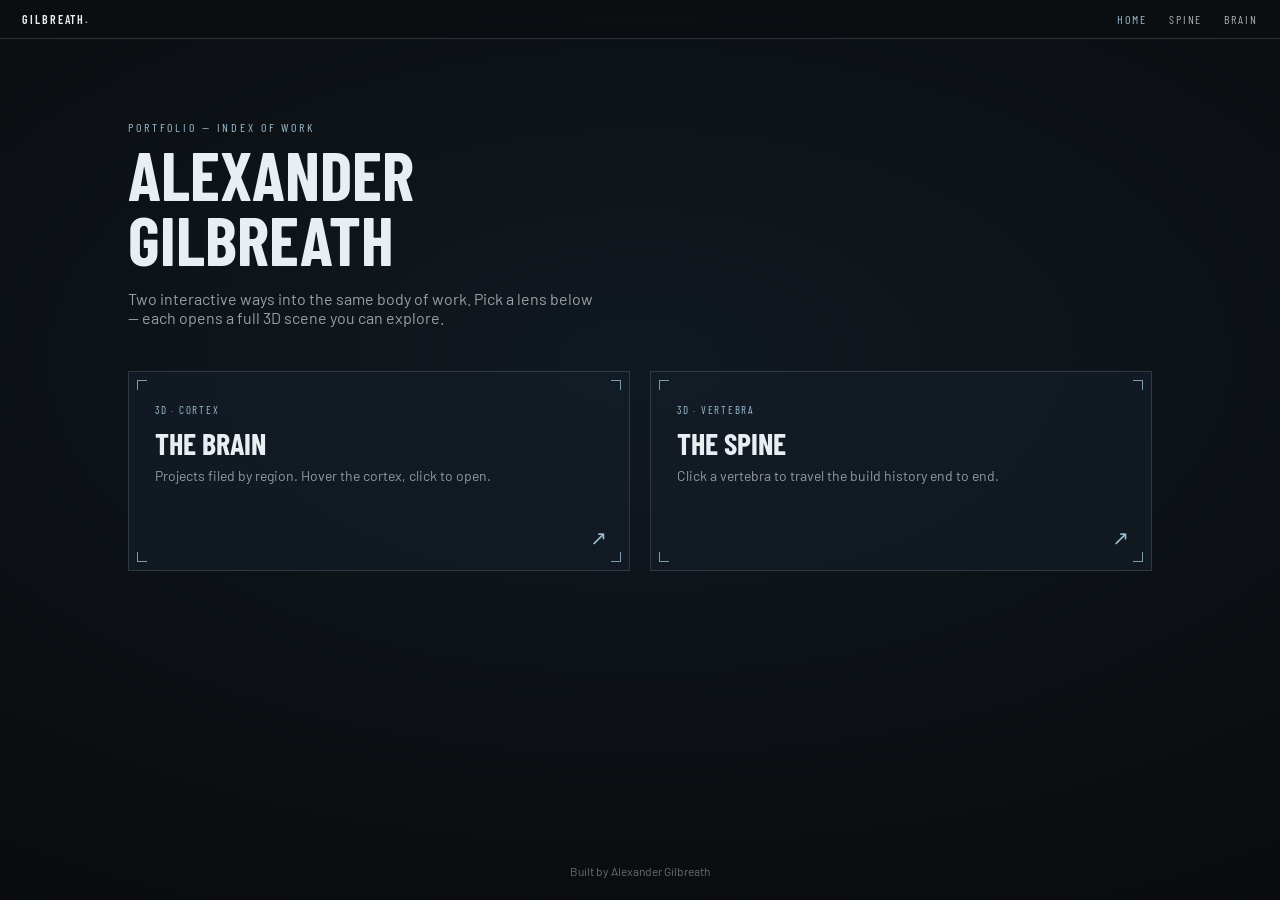
<file: index.hub-backup.html>
<!DOCTYPE html>
<html lang="en">
<head>
<meta charset="utf-8">
<meta name="viewport" content="width=device-width, initial-scale=1">
<title>Alexander Gilbreath — Portfolio</title>
<meta name="description" content="Two interactive 3D ways into Alexander Gilbreath's work — a scrolling spine of build history, and a cortex mapped by region.">
<meta property="og:title" content="Alexander Gilbreath — Portfolio">
<meta property="og:description" content="Two interactive 3D ways into the same body of work — pick a lens and explore.">
<meta property="og:type" content="website">
<link rel="icon" href="data:image/svg+xml,%3Csvg%20xmlns='http://www.w3.org/2000/svg'%20viewBox='0%200%2064%2064'%3E%3Crect%20width='64'%20height='64'%20rx='14'%20fill='%230b0e11'/%3E%3Ctext%20x='32'%20y='45'%20font-family='Georgia,serif'%20font-size='34'%20font-weight='700'%20text-anchor='middle'%20fill='%235980a6'%3EG%3C/text%3E%3C/svg%3E">
<link rel="preconnect" href="https://fonts.googleapis.com">
<link href="https://fonts.googleapis.com/css2?family=Barlow:wght@400;500;600&family=Barlow+Condensed:wght@500;600;700&display=swap" rel="stylesheet">
<link rel="stylesheet" href="theme.css">
<style>
  * { box-sizing: border-box; }
  html, body { margin: 0; height: 100%; }
  body {
    background:
      radial-gradient(120% 90% at 50% 40%, color-mix(in srgb, var(--pf-surface) 60%, var(--pf-bg)) 0%, var(--pf-bg) 62%, #07090b 100%);
    color: var(--pf-text);
    font-family: "Barlow", system-ui, sans-serif;
    min-height: 100%;
    display: flex; flex-direction: column;
  }
  .wrap { flex: 1; max-width: 1080px; margin: 0 auto; padding: 120px 28px 60px; width: 100%; }
  .kicker { font-family: "Barlow Condensed", sans-serif; letter-spacing: .24em; text-transform: uppercase;
            font-size: 12px; color: var(--pf-accent); }
  h1 { font-family: "Barlow Condensed", sans-serif; font-weight: 700; text-transform: uppercase;
       font-size: clamp(40px, 7vw, 68px); line-height: .96; margin: 8px 0 10px; }
  .lede { max-width: 52ch; color: color-mix(in srgb, var(--pf-text) 64%, transparent); font-size: 16px; }
  .grid { display: grid; grid-template-columns: repeat(auto-fit, minmax(280px, 1fr)); gap: 20px; margin-top: 44px; }
  .card {
    position: relative; display: block; text-decoration: none; color: inherit;
    padding: 26px; min-height: 200px;
    background: color-mix(in srgb, var(--pf-surface) 55%, transparent);
    border: 1px solid color-mix(in srgb, var(--pf-text) 14%, transparent);
    transition: transform .2s ease, border-color .2s ease, box-shadow .2s ease;
  }
  .card:hover { transform: translateY(-3px); border-color: var(--pf-accent);
                box-shadow: 0 0 0 1px var(--pf-accent), 0 18px 40px color-mix(in srgb, var(--pf-accent) 22%, transparent); }
  .card .tag { font-family: "Barlow Condensed", sans-serif; letter-spacing: .16em; text-transform: uppercase;
               font-size: 11px; color: var(--pf-accent); }
  .card h2 { font-family: "Barlow Condensed", sans-serif; text-transform: uppercase; font-weight: 700;
             font-size: 30px; margin: 8px 0 6px; }
  .card p { margin: 0; color: color-mix(in srgb, var(--pf-text) 60%, transparent); font-size: 14px; }
  .card .go { position: absolute; right: 22px; bottom: 20px; color: var(--pf-accent); font-size: 20px; }
  /* blueprint corners to echo the two scenes */
  .card i { position: absolute; width: 10px; height: 10px; border: 1px solid var(--pf-accent); opacity: .8; }
  .card .tl { top: 8px; left: 8px; border-right: 0; border-bottom: 0; }
  .card .tr { top: 8px; right: 8px; border-left: 0; border-bottom: 0; }
  .card .bl { bottom: 8px; left: 8px; border-right: 0; border-top: 0; }
  .card .br { bottom: 8px; right: 8px; border-left: 0; border-top: 0; }
  footer { text-align: center; padding: 22px; font-size: 12px;
           color: color-mix(in srgb, var(--pf-text) 42%, transparent); }
</style>
</head>
<body>
  <div class="pf-bar">
    <span class="pf-home">GILBREATH<b>.</b></span>
    <a href="index.html" aria-current="page">Home</a>
    <a href="spine/Spine.dc.html">Spine</a>
    <a href="brain/brain-portfolio.dc.html">Brain</a>
  </div>

  <div class="wrap">
    <div class="kicker">Portfolio — index of work</div>
    <h1>Alexander<br>Gilbreath</h1>
    <p class="lede">Two interactive ways into the same body of work. Pick a lens below —
       each opens a full 3D scene you can explore.</p>

    <div class="grid">
      <a class="card" href="brain/brain-portfolio.dc.html">
        <i class="tl"></i><i class="tr"></i><i class="bl"></i><i class="br"></i>
        <span class="tag">3D · Cortex</span>
        <h2>The Brain</h2>
        <p>Projects filed by region. Hover the cortex, click to open.</p>
        <span class="go">↗</span>
      </a>
      <a class="card" href="spine/Spine.dc.html">
        <i class="tl"></i><i class="tr"></i><i class="bl"></i><i class="br"></i>
        <span class="tag">3D · Vertebra</span>
        <h2>The Spine</h2>
        <p>Click a vertebra to travel the build history end to end.</p>
        <span class="go">↗</span>
      </a>
    </div>
  </div>

  <footer>Built by Alexander Gilbreath</footer>
</body>
</html>
</file>
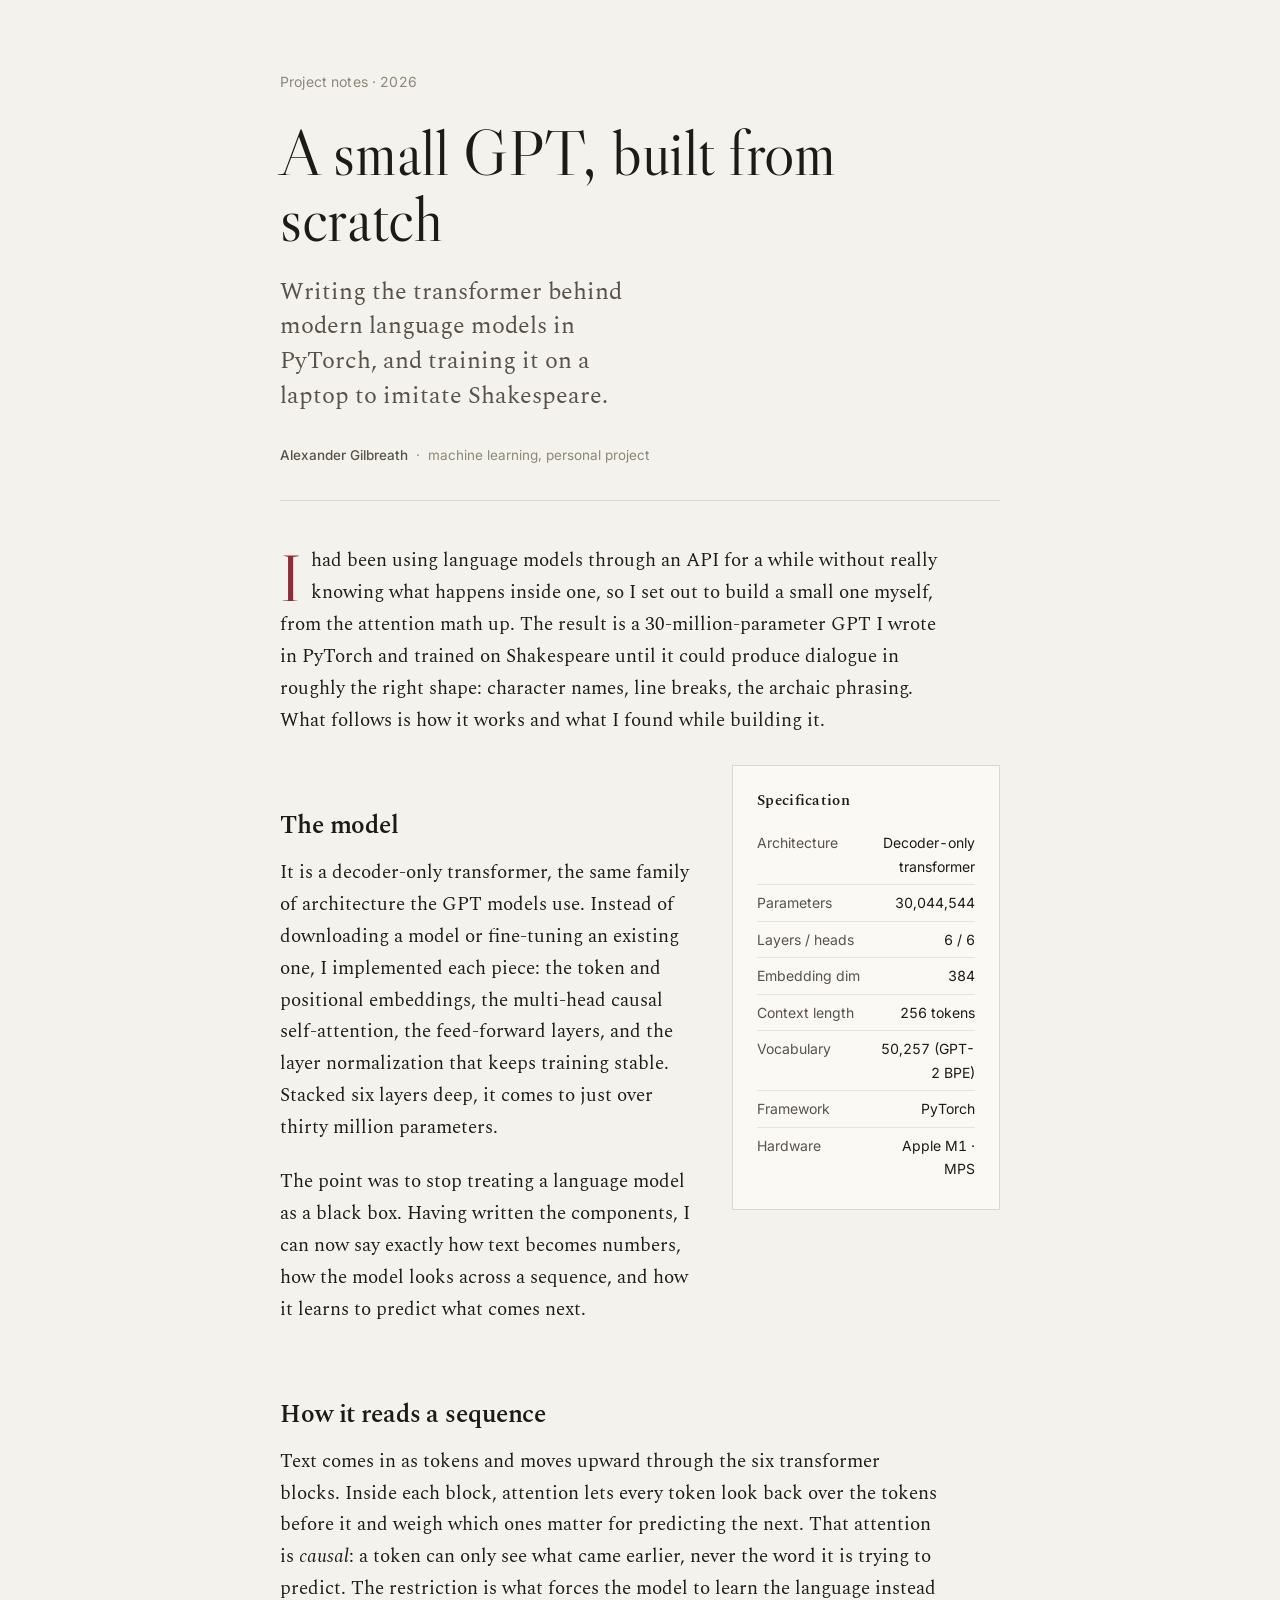
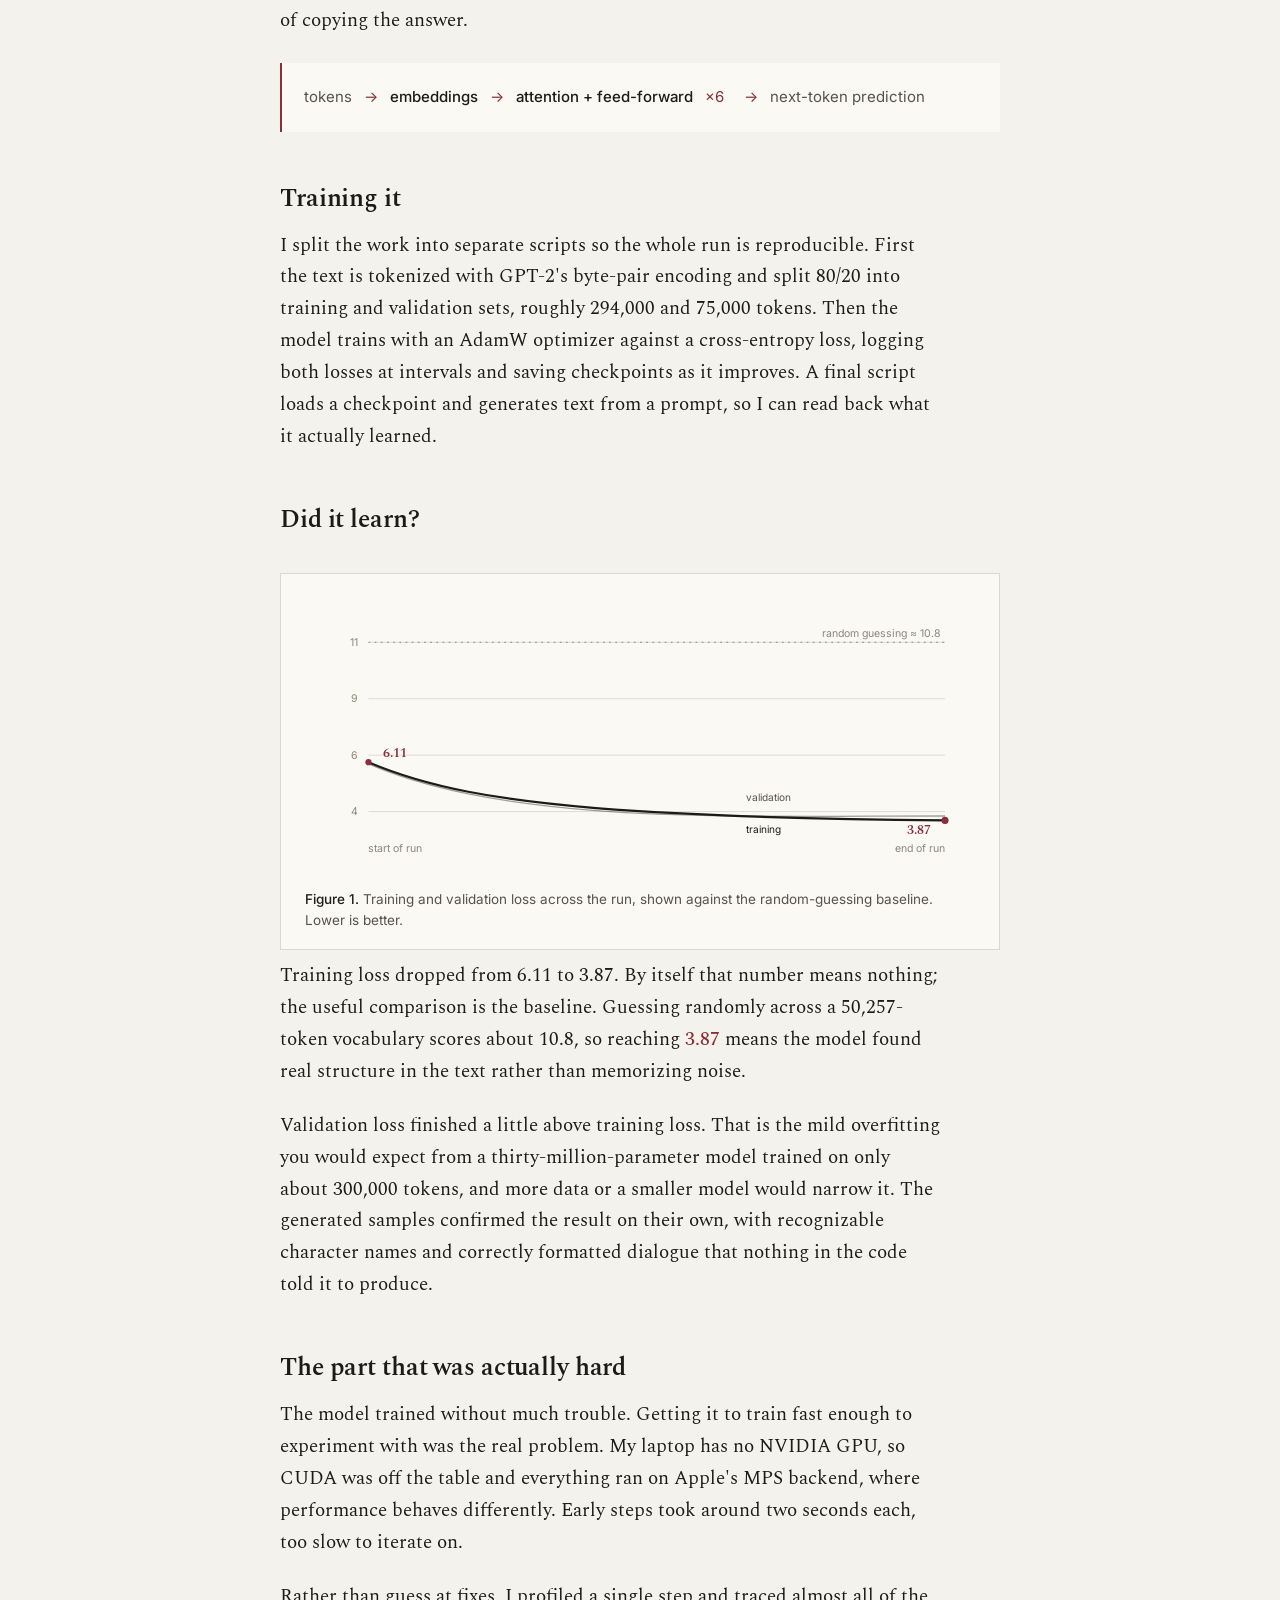
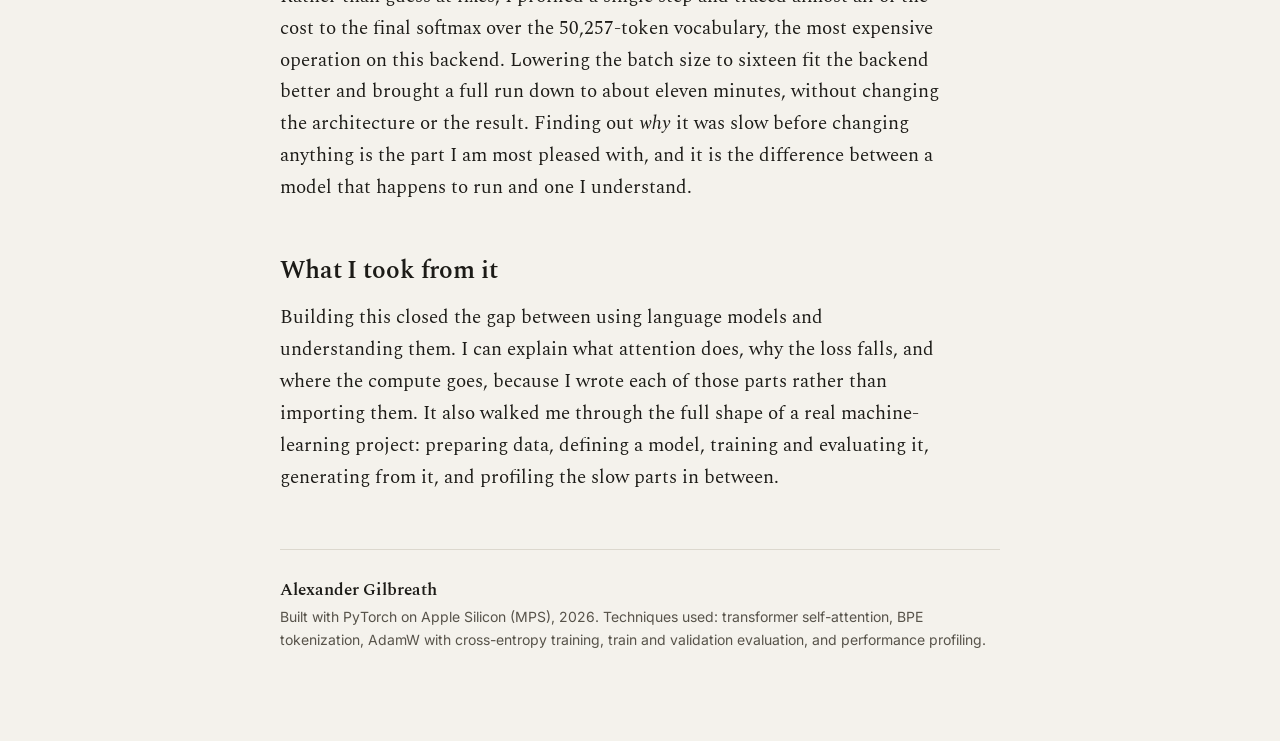
<file: spine/uploads/gpt-from-scratch.html>
<!DOCTYPE html>
<html lang="en">
<head>
<meta charset="utf-8">
<meta name="viewport" content="width=device-width, initial-scale=1">
<title>A small GPT, built from scratch — Alexander Gilbreath</title>
<link rel="preconnect" href="https://fonts.googleapis.com">
<link rel="preconnect" href="https://fonts.gstatic.com" crossorigin>
<link href="https://fonts.googleapis.com/css2?family=Libre+Caslon+Display&family=Spectral:ital,wght@0,400;0,500;0,600;1,400&family=Inter:wght@400;500&display=swap" rel="stylesheet">
<style>
  :root{
    --paper:#F4F2EC;
    --sheet:#FAF9F4;
    --ink:#1C1B17;
    --ink-soft:#57534A;
    --ink-faint:#8C877B;
    --rule:#DCD8CE;
    --rule-soft:#E7E3D9;
    --accent:#8A2E38;      /* deep madder red — editor's ink */
    --accent-tint:#F0E4E2;
  }
  *{box-sizing:border-box;margin:0;padding:0}
  html{-webkit-text-size-adjust:100%}
  body{
    background:var(--paper);
    color:var(--ink);
    font-family:"Spectral",Georgia,serif;
    font-size:19px;
    line-height:1.68;
    -webkit-font-smoothing:antialiased;
    text-rendering:optimizeLegibility;
  }
  ::selection{background:var(--accent);color:var(--paper)}
  a{color:var(--accent);text-underline-offset:2px;text-decoration-thickness:1px}
  a:hover{text-decoration-color:var(--accent)}

  .page{max-width:720px;margin:0 auto;padding:0 26px}
  .wide{max-width:860px}

  /* ---- masthead ---- */
  .top{padding:70px 0 0}
  .kicker{
    font-family:"Inter",sans-serif;font-size:14px;color:var(--ink-faint);
    letter-spacing:0.01em;margin-bottom:26px;
  }
  h1{
    font-family:"Libre Caslon Display",Georgia,serif;
    font-weight:400;
    font-size:clamp(40px,7vw,64px);
    line-height:1.04;
    letter-spacing:-0.005em;
  }
  .deck{
    font-size:clamp(20px,2.4vw,24px);
    line-height:1.45;
    color:var(--ink-soft);
    font-weight:400;
    margin-top:22px;
    max-width:30ch;
  }
  .byline{
    font-family:"Inter",sans-serif;font-size:13.5px;color:var(--ink-faint);
    margin-top:30px;padding-bottom:34px;border-bottom:1px solid var(--rule);
  }
  .byline b{color:var(--ink-soft);font-weight:500}

  /* ---- prose ---- */
  .body{padding:44px 0 0}
  .body p{margin:0 0 22px;max-width:66ch}
  .lead:first-letter{
    font-family:"Libre Caslon Display",Georgia,serif;
    float:left;font-size:66px;line-height:0.82;
    padding:6px 10px 0 0;color:var(--accent);
  }
  h2{
    font-family:"Spectral",serif;font-weight:600;
    font-size:25px;line-height:1.2;letter-spacing:-0.005em;
    margin:52px 0 16px;
  }
  em,i{font-style:italic}
  strong{font-weight:600}
  .mark{color:var(--accent);font-weight:500}

  /* ---- spec colophon ---- */
  .spec{
    margin:34px 0 8px;
    padding:22px 24px;
    background:var(--sheet);
    border:1px solid var(--rule);
    font-family:"Inter",sans-serif;font-size:14px;
  }
  .spec .h{font-family:"Spectral",serif;font-weight:600;font-size:15px;letter-spacing:0.02em;margin-bottom:12px;color:var(--ink)}
  .spec dl{display:grid;grid-template-columns:auto 1fr;gap:0}
  .spec dt{color:var(--ink-soft);padding:6px 16px 6px 0;border-bottom:1px solid var(--rule-soft)}
  .spec dd{color:var(--ink);text-align:right;padding:6px 0;border-bottom:1px solid var(--rule-soft);font-variant-numeric:tabular-nums}
  .spec dl>dt:last-of-type,.spec dl>dd:last-of-type{border-bottom:none}

  /* inline architecture flow */
  .flow{
    margin:26px 0 8px;padding:20px 22px;
    border-left:2px solid var(--accent);
    background:var(--sheet);
    font-family:"Inter",sans-serif;font-size:15px;color:var(--ink-soft);
    line-height:1.9;
  }
  .flow b{color:var(--ink);font-weight:500}
  .flow .arrow{color:var(--accent);padding:0 8px}

  /* ---- figure ---- */
  figure{margin:38px 0 10px}
  .fig-box{border:1px solid var(--rule);background:var(--sheet);padding:26px 24px 18px}
  figcaption{
    font-family:"Inter",sans-serif;font-size:13.5px;color:var(--ink-soft);
    line-height:1.55;margin-top:14px;
  }
  figcaption b{color:var(--ink);font-weight:500}
  svg .curve{stroke-dasharray:1400;stroke-dashoffset:0}
  @media(prefers-reduced-motion:no-preference){
    svg .curve{stroke-dashoffset:1400;animation:draw 2s ease-out .2s forwards}
  }
  @keyframes draw{to{stroke-dashoffset:0}}

  .colophon{
    margin:56px 0 0;padding:26px 0 90px;border-top:1px solid var(--rule);
    font-family:"Inter",sans-serif;font-size:14px;color:var(--ink-soft);line-height:1.65;
  }
  .colophon .who{font-family:"Spectral",serif;font-size:17px;color:var(--ink);font-weight:600}

  @media(min-width:760px){
    .split{display:grid;grid-template-columns:1fr 268px;gap:40px;align-items:start}
    .split .spec{margin-top:6px;position:sticky;top:28px}
  }
  @media(max-width:520px){
    body{font-size:18px}
    .lead:first-letter{font-size:54px}
  }
  a:focus-visible{outline:2px solid var(--accent);outline-offset:3px}
</style>
</head>
<body>

<div class="page top">
  <div class="kicker">Project notes · 2026</div>
  <h1>A small GPT, built from scratch</h1>
  <p class="deck">Writing the transformer behind modern language models in PyTorch, and training it on a laptop to imitate Shakespeare.</p>
  <div class="byline"><b>Alexander Gilbreath</b> &nbsp;·&nbsp; machine learning, personal project</div>
</div>

<div class="page body">
  <p class="lead">I had been using language models through an API for a while without really knowing what happens inside one, so I set out to build a small one myself, from the attention math up. The result is a 30-million-parameter GPT I wrote in PyTorch and trained on Shakespeare until it could produce dialogue in roughly the right shape: character names, line breaks, the archaic phrasing. What follows is how it works and what I found while building it.</p>

  <div class="split">
    <div>
      <h2>The model</h2>
      <p>It is a decoder-only transformer, the same family of architecture the GPT models use. Instead of downloading a model or fine-tuning an existing one, I implemented each piece: the token and positional embeddings, the multi-head causal self-attention, the feed-forward layers, and the layer normalization that keeps training stable. Stacked six layers deep, it comes to just over thirty million parameters.</p>
      <p>The point was to stop treating a language model as a black box. Having written the components, I can now say exactly how text becomes numbers, how the model looks across a sequence, and how it learns to predict what comes next.</p>
    </div>
    <aside class="spec">
      <div class="h">Specification</div>
      <dl>
        <dt>Architecture</dt><dd>Decoder-only transformer</dd>
        <dt>Parameters</dt><dd>30,044,544</dd>
        <dt>Layers / heads</dt><dd>6 / 6</dd>
        <dt>Embedding dim</dt><dd>384</dd>
        <dt>Context length</dt><dd>256 tokens</dd>
        <dt>Vocabulary</dt><dd>50,257 (GPT-2 BPE)</dd>
        <dt>Framework</dt><dd>PyTorch</dd>
        <dt>Hardware</dt><dd>Apple M1 · MPS</dd>
      </dl>
    </aside>
  </div>

  <h2>How it reads a sequence</h2>
  <p>Text comes in as tokens and moves upward through the six transformer blocks. Inside each block, attention lets every token look back over the tokens before it and weigh which ones matter for predicting the next. That attention is <em>causal</em>: a token can only see what came earlier, never the word it is trying to predict. The restriction is what forces the model to learn the language instead of copying the answer.</p>
  <div class="flow">
    tokens <span class="arrow">→</span> <b>embeddings</b> <span class="arrow">→</span> <b>attention + feed-forward</b> <span class="arrow">×6</span> <span class="arrow">→</span> next-token prediction
  </div>

  <h2>Training it</h2>
  <p>I split the work into separate scripts so the whole run is reproducible. First the text is tokenized with GPT-2's byte-pair encoding and split 80/20 into training and validation sets, roughly 294,000 and 75,000 tokens. Then the model trains with an AdamW optimizer against a cross-entropy loss, logging both losses at intervals and saving checkpoints as it improves. A final script loads a checkpoint and generates text from a prompt, so I can read back what it actually learned.</p>

  <h2>Did it learn?</h2>
  <figure>
    <div class="fig-box">
      <svg viewBox="0 0 760 300" width="100%" role="img" aria-label="Line chart. Training loss falls from 6.11 at the start of the run to 3.87 at the end, well below the random-guessing baseline of about 10.8. Validation loss ends slightly above training loss.">
        <!-- gridlines -->
        <g stroke="var(--rule)" stroke-width="1">
          <line x1="72" y1="48" x2="726" y2="48"/>
          <line x1="72" y1="112" x2="726" y2="112"/>
          <line x1="72" y1="176" x2="726" y2="176"/>
          <line x1="72" y1="240" x2="726" y2="240"/>
        </g>
        <g fill="var(--ink-faint)" font-family="Inter, sans-serif" font-size="12">
          <text x="60" y="52" text-anchor="end">11</text>
          <text x="60" y="116" text-anchor="end">9</text>
          <text x="60" y="180" text-anchor="end">6</text>
          <text x="60" y="244" text-anchor="end">4</text>
          <text x="72" y="286">start of run</text>
          <text x="726" y="286" text-anchor="end">end of run</text>
        </g>
        <!-- random baseline -->
        <line x1="72" y1="48" x2="726" y2="48" stroke="var(--ink-faint)" stroke-width="1.25" stroke-dasharray="2 5"/>
        <text x="722" y="42" text-anchor="end" fill="var(--ink-faint)" font-family="Inter, sans-serif" font-size="12">random guessing ≈ 10.8</text>
        <!-- validation (soft, ends slightly higher) -->
        <path class="curve" d="M72,186 C140,215 220,230 330,239 C450,248 590,245 726,245"
              fill="none" stroke="var(--ink-soft)" stroke-width="1.5" stroke-dasharray="5 4" opacity="0.55"/>
        <!-- training (ink solid) -->
        <path class="curve" d="M72,184 C140,213 220,227 330,236 C450,245 590,249 726,250"
              fill="none" stroke="var(--ink)" stroke-width="2.5" stroke-linecap="round"/>
        <!-- endpoints -->
        <circle cx="72" cy="184" r="3.5" fill="var(--accent)"/>
        <circle cx="726" cy="250" r="4" fill="var(--accent)"/>
        <text x="88" y="178" fill="var(--accent)" font-family="Spectral, serif" font-weight="600" font-size="15">6.11</text>
        <text x="710" y="266" text-anchor="end" fill="var(--accent)" font-family="Spectral, serif" font-weight="600" font-size="15">3.87</text>
        <!-- val label -->
        <text x="500" y="228" fill="var(--ink-soft)" font-family="Inter, sans-serif" font-size="11.5">validation</text>
        <text x="500" y="264" fill="var(--ink)" font-family="Inter, sans-serif" font-size="11.5">training</text>
      </svg>
      <figcaption><b>Figure 1.</b> Training and validation loss across the run, shown against the random-guessing baseline. Lower is better.</figcaption>
    </div>
  </figure>
  <p>Training loss dropped from 6.11 to 3.87. By itself that number means nothing; the useful comparison is the baseline. Guessing randomly across a 50,257-token vocabulary scores about 10.8, so reaching <span class="mark">3.87</span> means the model found real structure in the text rather than memorizing noise.</p>
  <p>Validation loss finished a little above training loss. That is the mild overfitting you would expect from a thirty-million-parameter model trained on only about 300,000 tokens, and more data or a smaller model would narrow it. The generated samples confirmed the result on their own, with recognizable character names and correctly formatted dialogue that nothing in the code told it to produce.</p>

  <h2>The part that was actually hard</h2>
  <p>The model trained without much trouble. Getting it to train fast enough to experiment with was the real problem. My laptop has no NVIDIA GPU, so CUDA was off the table and everything ran on Apple's MPS backend, where performance behaves differently. Early steps took around two seconds each, too slow to iterate on.</p>
  <p>Rather than guess at fixes, I profiled a single step and traced almost all of the cost to the final softmax over the 50,257-token vocabulary, the most expensive operation on this backend. Lowering the batch size to sixteen fit the backend better and brought a full run down to about eleven minutes, without changing the architecture or the result. Finding out <em>why</em> it was slow before changing anything is the part I am most pleased with, and it is the difference between a model that happens to run and one I understand.</p>

  <h2>What I took from it</h2>
  <p>Building this closed the gap between using language models and understanding them. I can explain what attention does, why the loss falls, and where the compute goes, because I wrote each of those parts rather than importing them. It also walked me through the full shape of a real machine-learning project: preparing data, defining a model, training and evaluating it, generating from it, and profiling the slow parts in between.</p>

  <div class="colophon">
    <div class="who">Alexander Gilbreath</div>
    Built with PyTorch on Apple Silicon (MPS), 2026. Techniques used: transformer self-attention, BPE tokenization, AdamW with cross-entropy training, train and validation evaluation, and performance profiling.
  </div>
</div>

</body>
</html>
</file>
<file: theme.css>
/* theme.css — shared across the whole portfolio.
   Link this from every page so the spine, the brain and the hub agree.
   Both scenes already load the same design system; this pins the tokens
   they share so the two experiences read as one site. */
:root {
  --pf-bg: #0b0e11;
  --pf-surface: #14202b;
  --pf-text: #e9eef3;
  --pf-accent: #5980a6;

  /* re-point the design-system tokens at the portfolio palette */
  --color-bg: var(--pf-bg);
  --color-surface: var(--pf-surface);
  --color-text: var(--pf-text);
  --color-accent: var(--pf-accent);

  /* the design system's --color-divider is baked from a light-mode text
     colour, so it goes nearly invisible on a dark ground — repoint it to
     the same accent-tinted divider the brain scene already uses locally */
  --color-divider: rgba(89, 128, 166, .42);
}

/* one shared top strip so both scenes feel like the same portfolio */
.pf-bar {
  position: fixed; top: 0; left: 0; right: 0; z-index: 50;
  display: flex; align-items: center; gap: 22px;
  padding: 12px 22px;
  font-family: var(--font-heading, "Barlow Condensed", sans-serif);
  letter-spacing: .16em; text-transform: uppercase; font-size: 12px;
  background: color-mix(in srgb, var(--pf-bg) 72%, transparent);
  backdrop-filter: blur(8px); -webkit-backdrop-filter: blur(8px);
  border-bottom: 1px solid color-mix(in srgb, var(--pf-text) 16%, transparent);
}
.pf-bar a { color: color-mix(in srgb, var(--pf-text) 72%, transparent); text-decoration: none; }
.pf-bar a:hover, .pf-bar a[aria-current="page"] { color: var(--pf-accent); }
.pf-bar .pf-home { margin-right: auto; font-weight: 600; color: var(--pf-text); }
.pf-bar .pf-home b { color: var(--pf-accent); }

/* Quiet framing lets the anatomy and project work take focus. */
:root { --pf-accent: #9bbdd0; --color-divider: rgba(155,189,208,.22); }
* { box-sizing: border-box; }
body { -webkit-font-smoothing: antialiased; }
::selection { background: #9bbdd0; color: #101820; }
a, button { -webkit-tap-highlight-color: transparent; }
a:focus-visible, button:focus-visible { outline: 2px solid #d6b3a8; outline-offset: 5px; }
button, a { transition: color .2s, background .2s, border-color .2s; }
#brain-scene { min-height: 680px; height: 100svh !important; background: radial-gradient(ellipse at 52% 48%, #253139 0%, #10191f 48%, #090e12 85%) !important; }
#brain-scene > div:first-child { opacity: .18 !important; }
.portfolio-header { padding: 36px 44px !important; }
.portfolio-header h1 { font-family: var(--font-body), sans-serif; font-size: clamp(32px, 3.7vw, 56px) !important; font-weight: 500; line-height: 1.02 !important; letter-spacing: -.055em !important; text-transform: none !important; margin: 14px 0 !important; }
.portfolio-header > div:first-child > div:last-child { line-height: 1.65; max-width: 29ch !important; color: #a9bac5 !important; }
.portfolio-header nav { gap: 22px !important; }
.portfolio-header nav a { color: #c6d3db; padding-block: 10px; }
.portfolio-header nav a:hover { color: #fff; }
.portfolio-header .btn { border-radius: 100px; background: #bcd0dc; padding: 12px 20px; }
.highlight-photos .blueprint { border-radius: 14px; overflow: hidden; border: 1px solid #ffffff24; box-shadow: 0 12px 36px #0005; }
.highlight-photos .corner, .detail-panel .corner { display: none; }
.detail-panel { width: min(480px, 46vw) !important; background: rgba(16,24,30,.96) !important; backdrop-filter: blur(24px) !important; box-shadow: -24px 0 80px #0004; }
.detail-panel article { border: 1px solid #a9bac522; border-radius: 16px; padding: 22px !important; background: #ffffff03 !important; }
.detail-panel h3 { text-transform: none !important; line-height: 1.2 !important; letter-spacing: -.02em; }
.detail-panel p { font-size: 14px !important; line-height: 1.75 !important; color: #b8c5cf !important; }
.detail-panel button { min-height: 44px; min-width: 44px; }
.brain-controls { position: absolute; z-index: 4; bottom: 105px; left: 50%; transform: translateX(-50%); display: flex; gap: 4px; padding: 6px; border: 1px solid #bcd0dc26; border-radius: 100px; background: #10191fe6; backdrop-filter: blur(14px); white-space: nowrap; }
.brain-controls button { border: 0; border-radius: 100px; padding: 11px 14px; color: #bccbd5; background: transparent; cursor: pointer; font: 12px var(--font-body, sans-serif); min-height: 40px; }
.brain-controls button:hover, .brain-controls button:focus-visible { background: #bcd0dc18; color: #fff; }
.brain-controls button:last-child { border-left: 1px solid #bcd0dc26; color: #d6b3a8; }
.brain-readout > div:first-child, .brain-readout > div:last-child { opacity: .65; }
@media (max-width: 900px) {
  .portfolio-header { padding: 24px !important; gap: 16px !important; }
  .portfolio-header > div:last-child { gap: 12px !important; }
  .portfolio-header nav { gap: 12px !important; font-size: 11px !important; }
  .highlight-photos { display: none !important; }
  .brain-readout > div:first-child, .brain-readout > div:last-child { display: none !important; }
  .brain-controls { bottom: 95px; }
  .brain-controls button { padding: 10px; }
}
@media (max-width: 600px) {
  #brain-scene { min-height: 740px; }
  .portfolio-header { flex-direction: column; padding: 22px !important; }
  .portfolio-header h1 { font-size: 36px !important; }
  .portfolio-header > div:first-child > div:last-child { max-width: 34ch !important; font-size: 12px !important; }
  .portfolio-header > div:last-child { width: 100%; justify-content: space-between; }
  .portfolio-header .btn { font-size: 11px; padding: 9px 14px; }
  .brain-controls { width: calc(100% - 32px); flex-wrap: wrap; justify-content: center; border-radius: 20px; bottom: 86px; white-space: normal; }
  .brain-controls button { font-size: 11px; padding: 8px 11px; }
  .detail-panel { width: 100% !important; top: 18% !important; height: 82% !important; border-radius: 24px 24px 0 0; border-top: 1px solid #bcd0dc40; }
  .brain-readout { right: 0 !important; padding: 0 16px !important; }
  .brain-readout span { font-size: 11px !important; letter-spacing: .13em !important; }
}
@media (prefers-reduced-motion: reduce) {
  html { scroll-behavior: auto !important; }
  *, *::before, *::after { animation: none !important; transition: none !important; }
}
</file>
